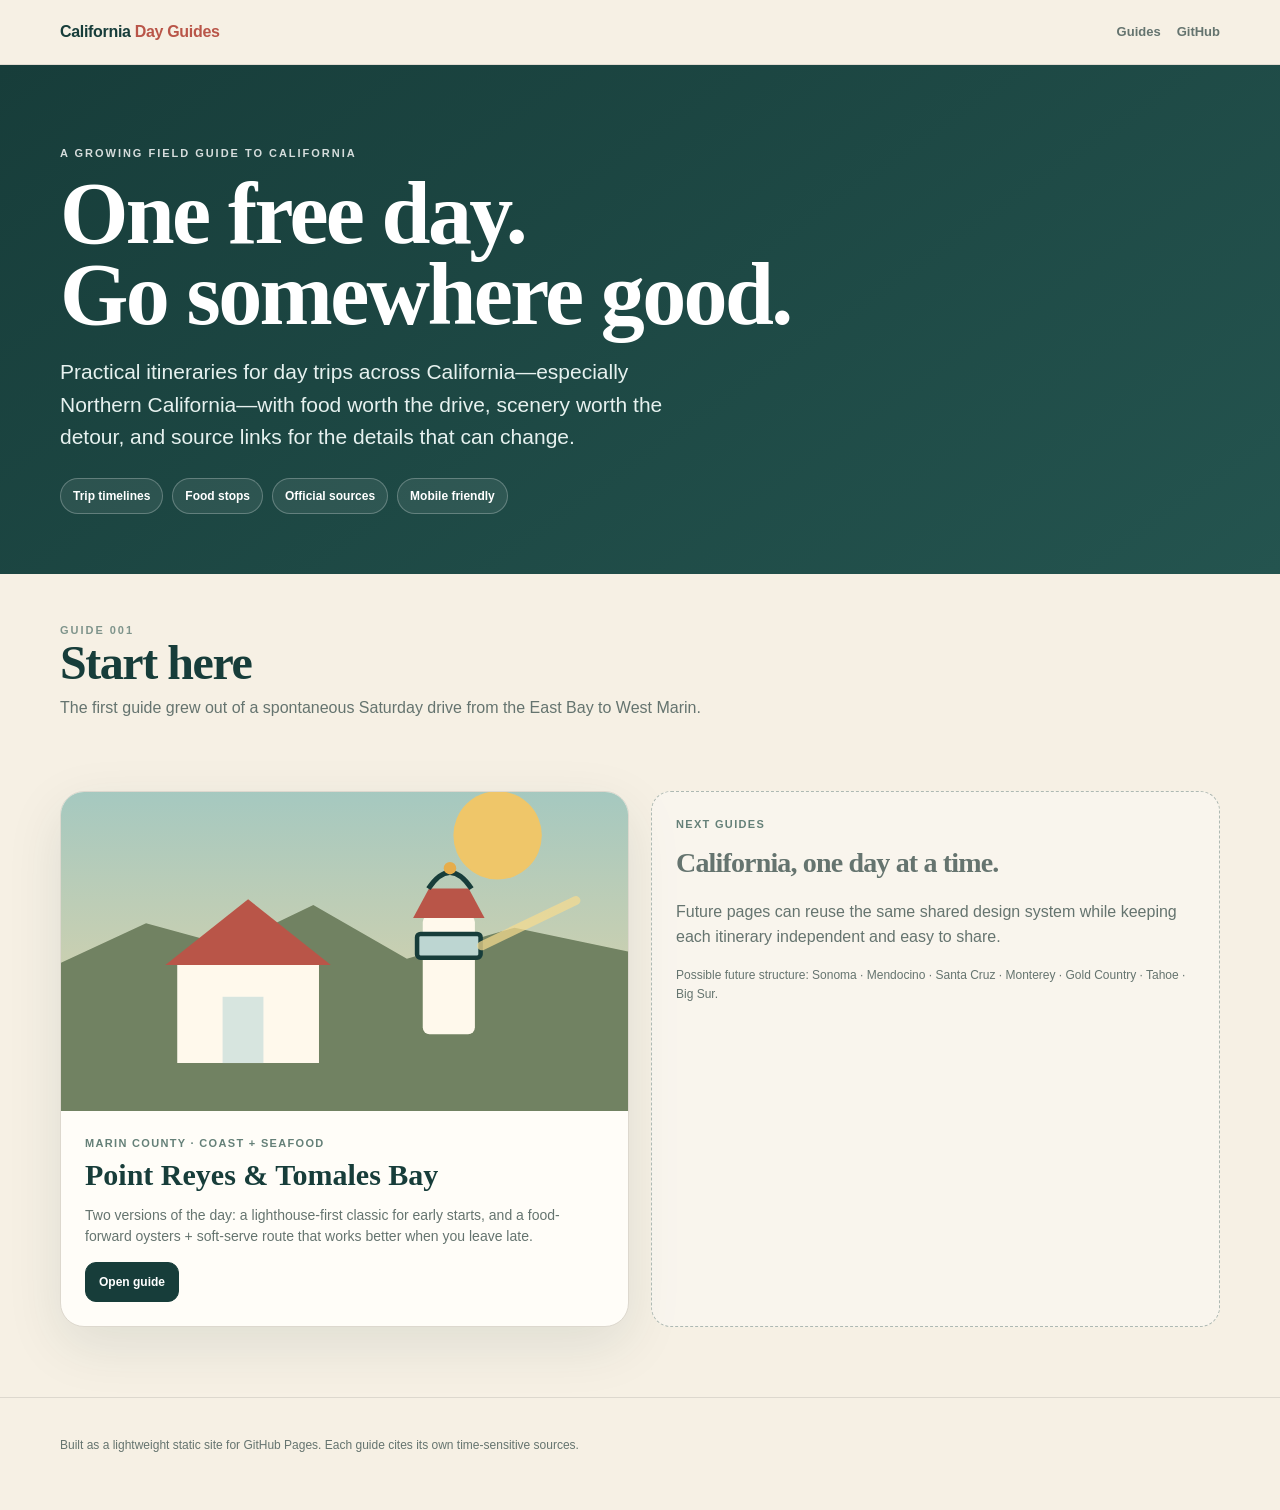
<file: index.html>
<!doctype html>
<html lang="en"><head>
<meta charset="utf-8"><meta name="viewport" content="width=device-width,initial-scale=1">
<meta name="description" content="Practical, shareable California day-trip guides, focused on Northern California.">
<title>California Day Guides</title><link rel="stylesheet" href="assets/styles.css">
</head><body>
<nav class="sitebar"><div class="container inner"><a class="brand" href="./">California <span>Day Guides</span></a><div class="nav"><a href="#guides">Guides</a><a href="https://github.com/waramos/day-guides">GitHub</a></div></div></nav>
<header class="hero"><div class="container home-hero"><div class="kicker">A growing field guide to California</div><h1>One free day.<br>Go somewhere good.</h1><p>Practical itineraries for day trips across California—especially Northern California—with food worth the drive, scenery worth the detour, and source links for the details that can change.</p><div class="chips"><span class="chip">Trip timelines</span><span class="chip">Food stops</span><span class="chip">Official sources</span><span class="chip">Mobile friendly</span></div></div></header>
<main class="container library" id="guides">
  <div class="section" style="padding-top:0"><div class="kicker" style="color:#658078">Guide 001</div><h2>Start here</h2><p class="lead">The first guide grew out of a spontaneous Saturday drive from the East Bay to West Marin.</p></div>
  <div class="card-grid">
    <article class="card guide-card"><img src="assets/point-reyes-hero.svg" alt="Illustrated Point Reyes lighthouse at sunset"><div class="card-body"><div class="meta">Marin County · Coast + seafood</div><h3>Point Reyes & Tomales Bay</h3><p>Two versions of the day: a lighthouse-first classic for early starts, and a food-forward oysters + soft-serve route that works better when you leave late.</p><div class="btns"><a class="btn primary" href="guides/point-reyes/">Open guide</a></div></div></article>
    <div class="coming"><div class="meta">Next guides</div><h3 class="serif" style="font-size:28px;margin:8px 0">California, one day at a time.</h3><p>Future pages can reuse the same shared design system while keeping each itinerary independent and easy to share.</p><p class="small">Possible future structure: Sonoma · Mendocino · Santa Cruz · Monterey · Gold Country · Tahoe · Big Sur.</p></div>
  </div>
</main>
<footer class="footer"><div class="container">Built as a lightweight static site for GitHub Pages. Each guide cites its own time-sensitive sources.</div></footer>
</body></html>
</file>
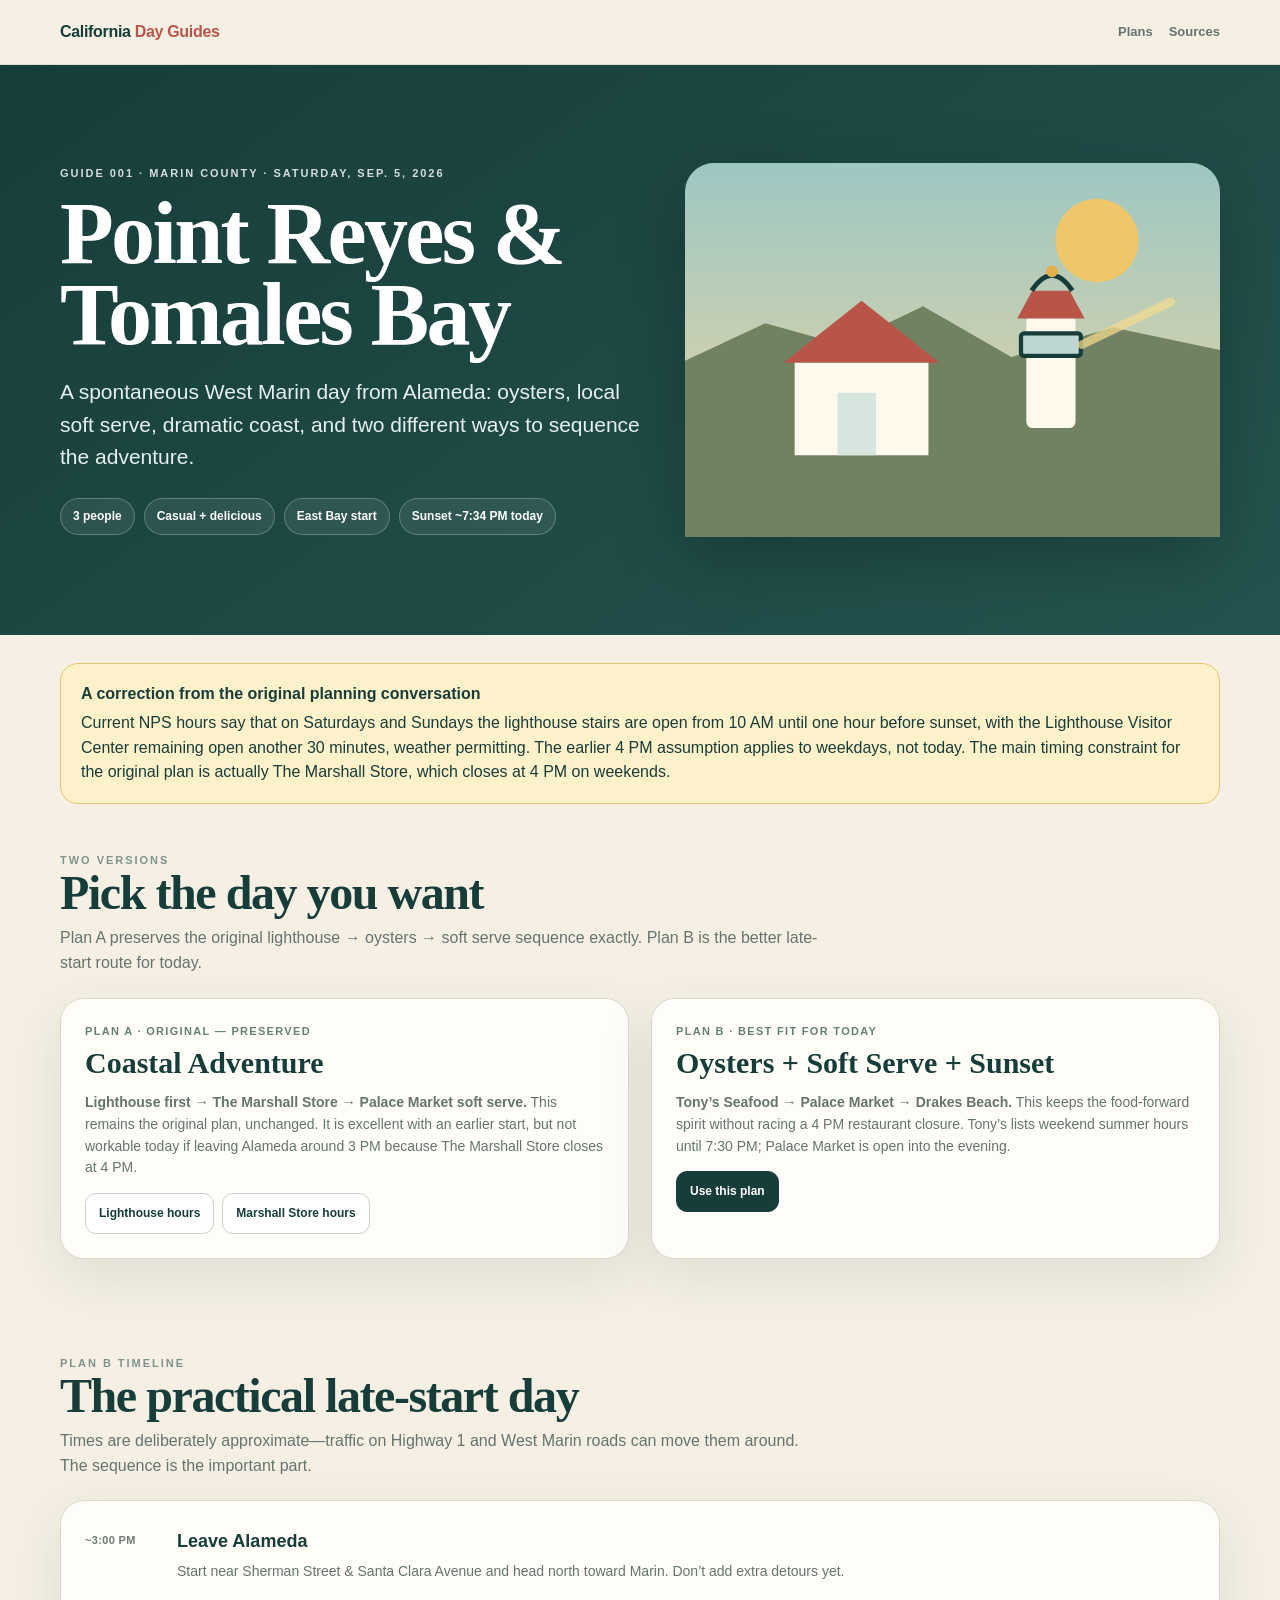
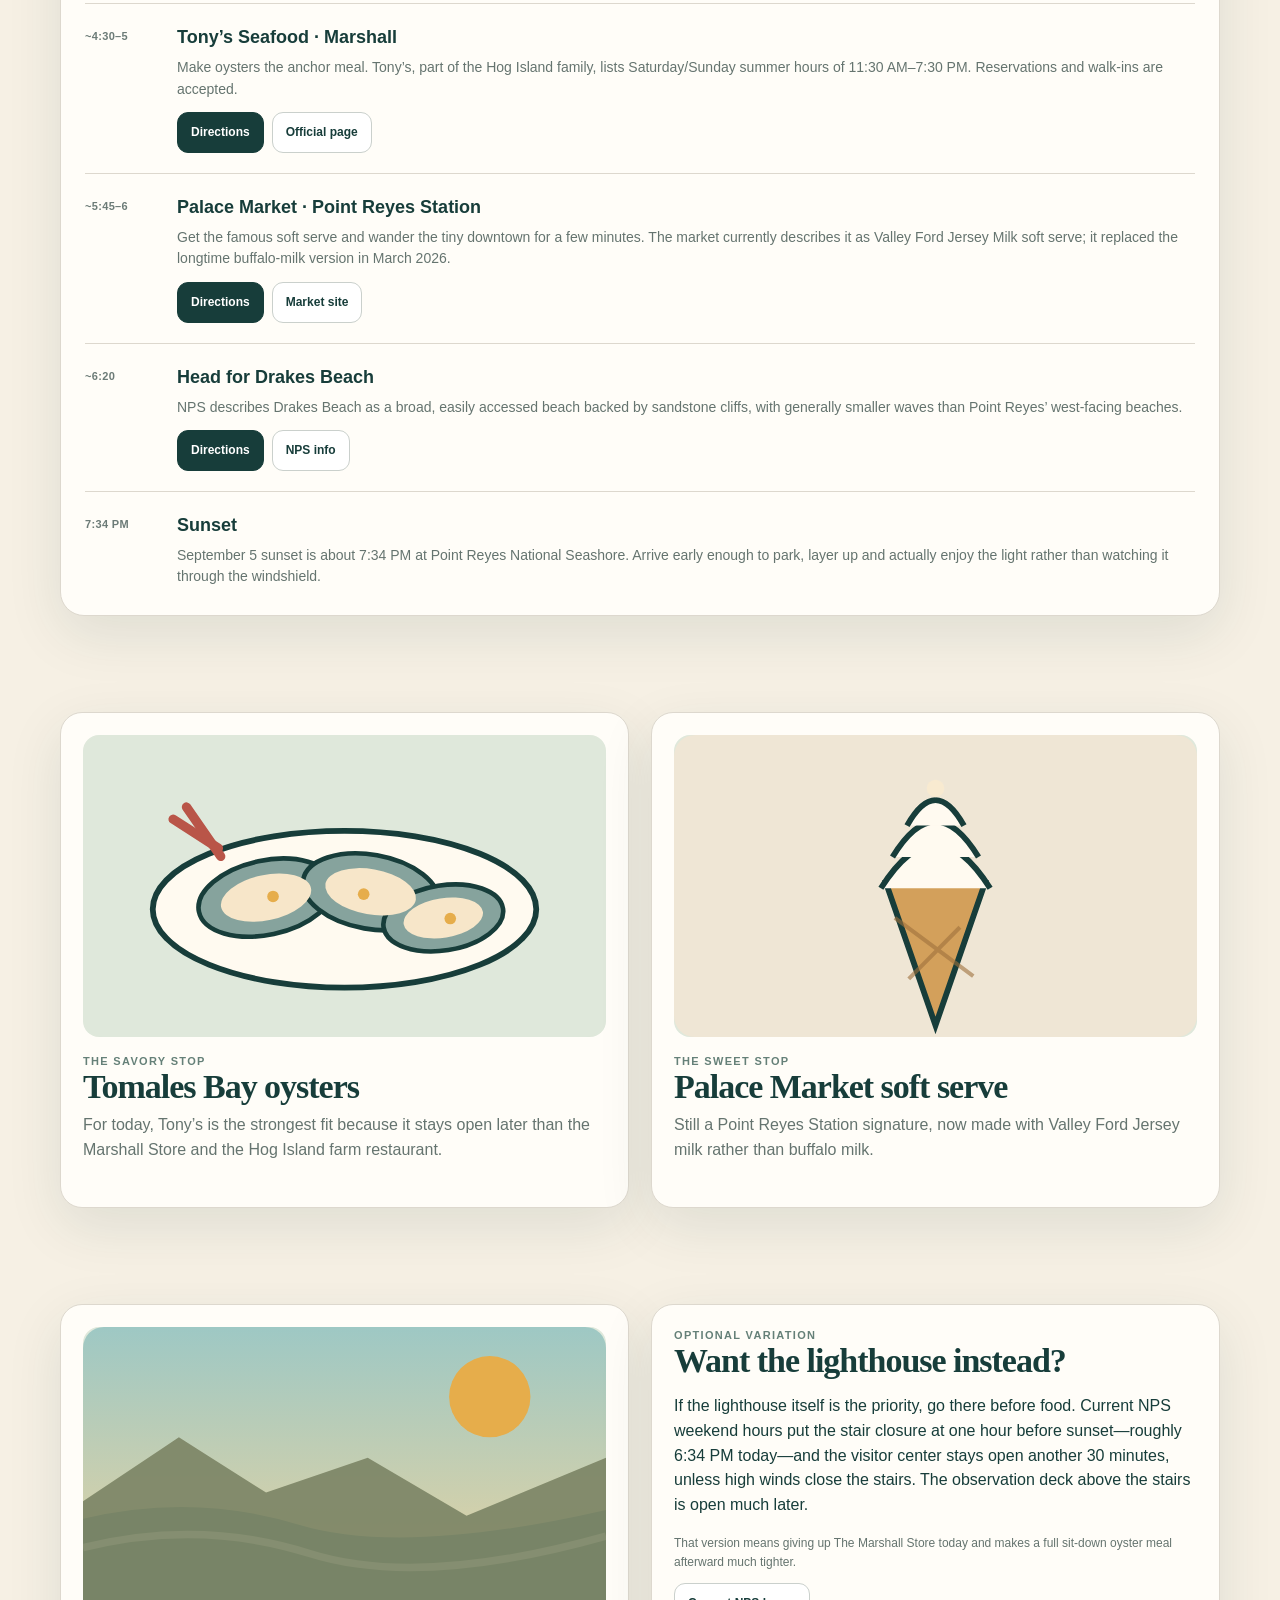
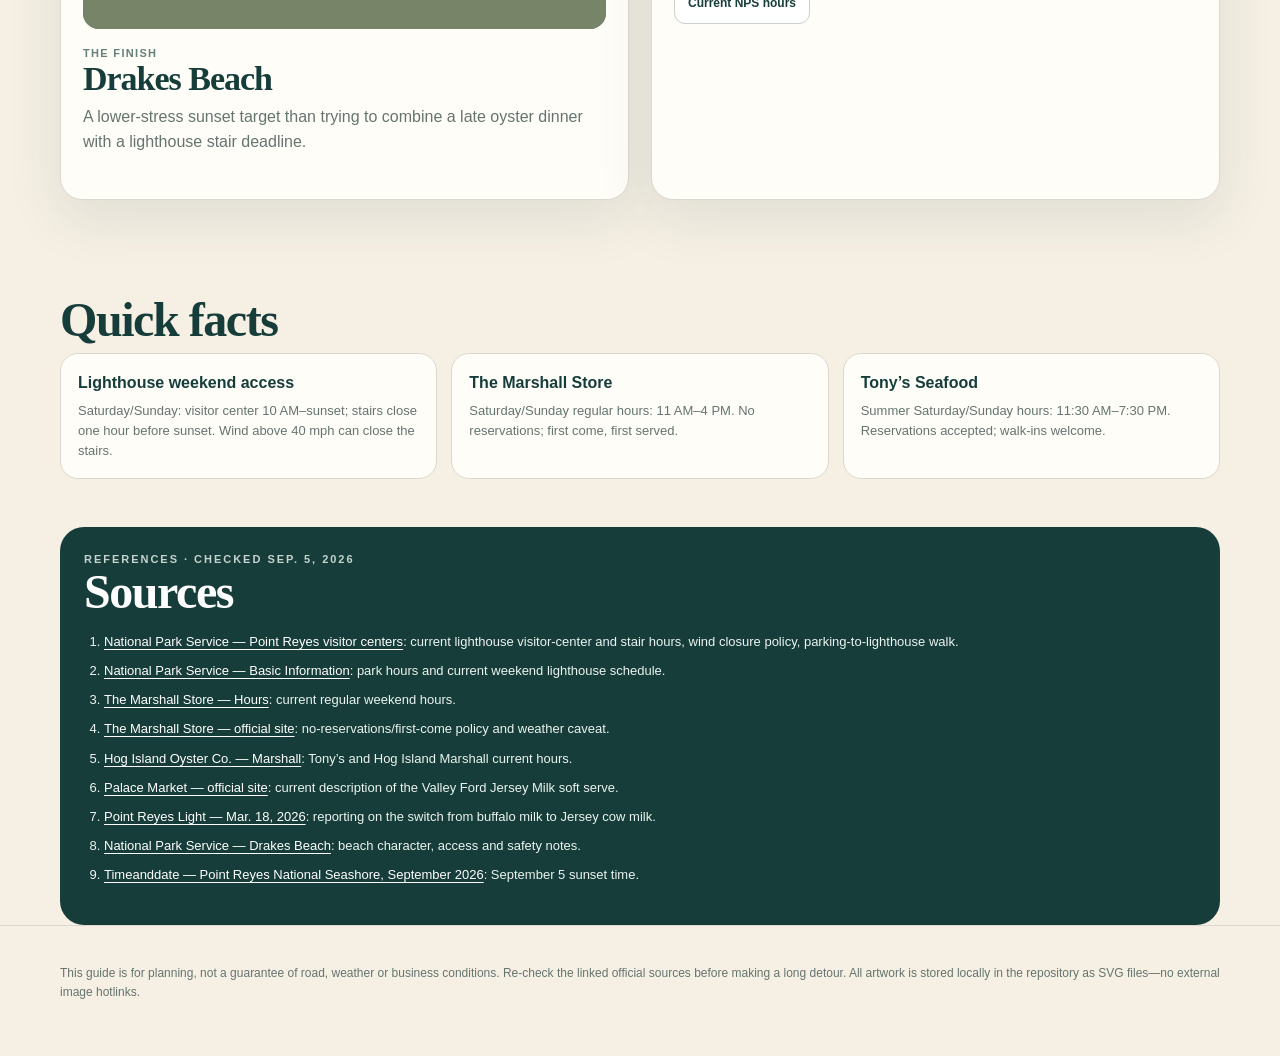
<file: guides/point-reyes/index.html>
<!doctype html>
<html lang="en"><head>
<meta charset="utf-8"><meta name="viewport" content="width=device-width,initial-scale=1">
<meta name="description" content="A practical Point Reyes and Tomales Bay day trip guide from the East Bay, with oysters, soft serve, lighthouse and sunset options.">
<title>Point Reyes & Tomales Bay — California Day Guides</title><link rel="stylesheet" href="../../assets/styles.css">
</head><body>
<nav class="sitebar"><div class="container inner"><a class="brand" href="../../">California <span>Day Guides</span></a><div class="nav"><a href="#plans">Plans</a><a href="#sources">Sources</a></div></div></nav>
<header class="hero"><div class="container hero-grid"><div><div class="kicker">Guide 001 · Marin County · Saturday, Sep. 5, 2026</div><h1>Point Reyes & Tomales Bay</h1><p>A spontaneous West Marin day from Alameda: oysters, local soft serve, dramatic coast, and two different ways to sequence the adventure.</p><div class="chips"><span class="chip">3 people</span><span class="chip">Casual + delicious</span><span class="chip">East Bay start</span><span class="chip">Sunset ~7:34 PM today</span></div></div><img class="hero-art" src="../../assets/point-reyes-hero.svg" alt="Illustrated Point Reyes lighthouse and coastal sunset"></div></header>

<main class="container">
<div class="notice"><strong>A correction from the original planning conversation</strong>Current NPS hours say that on Saturdays and Sundays the lighthouse stairs are open from 10 AM until one hour before sunset, with the Lighthouse Visitor Center remaining open another 30 minutes, weather permitting. The earlier 4 PM assumption applies to weekdays, not today. The main timing constraint for the original plan is actually The Marshall Store, which closes at 4 PM on weekends.</div>

<section class="section" id="plans"><div class="kicker" style="color:#658078">Two versions</div><h2>Pick the day you want</h2><p class="lead">Plan A preserves the original lighthouse → oysters → soft serve sequence exactly. Plan B is the better late-start route for today.</p>
<div class="card-grid">
<article class="card"><div class="card-body"><div class="meta">Plan A · Original — preserved</div><h3>Coastal Adventure</h3><p><b>Lighthouse first → The Marshall Store → Palace Market soft serve.</b> This remains the original plan, unchanged. It is excellent with an earlier start, but not workable today if leaving Alameda around 3 PM because The Marshall Store closes at 4 PM.</p><div class="btns"><a class="btn" target="_blank" rel="noopener" href="https://www.nps.gov/pore/planyourvisit/visitorcenters.htm">Lighthouse hours</a><a class="btn" target="_blank" rel="noopener" href="https://themarshallstore.com/hours">Marshall Store hours</a></div></div></article>
<article class="card"><div class="card-body"><div class="meta">Plan B · Best fit for today</div><h3>Oysters + Soft Serve + Sunset</h3><p><b>Tony’s Seafood → Palace Market → Drakes Beach.</b> This keeps the food-forward spirit without racing a 4 PM restaurant closure. Tony’s lists weekend summer hours until 7:30 PM; Palace Market is open into the evening.</p><div class="btns"><a class="btn primary" href="#today">Use this plan</a></div></div></article>
</div></section>

<section class="section" id="today"><div class="kicker" style="color:#658078">Plan B timeline</div><h2>The practical late-start day</h2><p class="lead">Times are deliberately approximate—traffic on Highway 1 and West Marin roads can move them around. The sequence is the important part.</p>
<div class="timeline">
<div class="stop"><div class="time">~3:00 PM</div><div><h3>Leave Alameda</h3><p>Start near Sherman Street & Santa Clara Avenue and head north toward Marin. Don’t add extra detours yet.</p></div></div>
<div class="stop"><div class="time">~4:30–5</div><div><h3>Tony’s Seafood · Marshall</h3><p>Make oysters the anchor meal. Tony’s, part of the Hog Island family, lists Saturday/Sunday summer hours of 11:30 AM–7:30 PM. Reservations and walk-ins are accepted.</p><div class="btns"><a class="btn primary" target="_blank" rel="noopener" href="https://www.google.com/maps/search/?api=1&query=Tony%27s+Seafood+Marshall+CA">Directions</a><a class="btn" target="_blank" rel="noopener" href="https://hogislandoysters.com/restaurants/tonysseafood/">Official page</a></div></div></div>
<div class="stop"><div class="time">~5:45–6</div><div><h3>Palace Market · Point Reyes Station</h3><p>Get the famous soft serve and wander the tiny downtown for a few minutes. The market currently describes it as Valley Ford Jersey Milk soft serve; it replaced the longtime buffalo-milk version in March 2026.</p><div class="btns"><a class="btn primary" target="_blank" rel="noopener" href="https://www.google.com/maps/search/?api=1&query=Palace+Market+Point+Reyes+Station">Directions</a><a class="btn" target="_blank" rel="noopener" href="https://www.palacemarket.com/">Market site</a></div></div></div>
<div class="stop"><div class="time">~6:20</div><div><h3>Head for Drakes Beach</h3><p>NPS describes Drakes Beach as a broad, easily accessed beach backed by sandstone cliffs, with generally smaller waves than Point Reyes’ west-facing beaches.</p><div class="btns"><a class="btn primary" target="_blank" rel="noopener" href="https://www.google.com/maps/search/?api=1&query=Drakes+Beach+Point+Reyes">Directions</a><a class="btn" target="_blank" rel="noopener" href="https://www.nps.gov/places/point-reyes-drakes-beach.htm">NPS info</a></div></div></div>
<div class="stop"><div class="time">7:34 PM</div><div><h3>Sunset</h3><p>September 5 sunset is about 7:34 PM at Point Reyes National Seashore. Arrive early enough to park, layer up and actually enjoy the light rather than watching it through the windshield.</p></div></div>
</div></section>

<section class="section"><div class="split">
<div class="panel"><img src="../../assets/oysters.svg" alt="Illustrated plate of oysters"><div class="meta">The savory stop</div><h2 style="font-size:34px">Tomales Bay oysters</h2><p class="lead">For today, Tony’s is the strongest fit because it stays open later than the Marshall Store and the Hog Island farm restaurant.</p></div>
<div class="panel"><img src="../../assets/soft-serve.svg" alt="Illustrated soft serve cone"><div class="meta">The sweet stop</div><h2 style="font-size:34px">Palace Market soft serve</h2><p class="lead">Still a Point Reyes Station signature, now made with Valley Ford Jersey milk rather than buffalo milk.</p></div>
</div></section>

<section class="section"><div class="split">
<div class="panel"><img src="../../assets/drakes-beach.svg" alt="Illustrated Drakes Beach sunset"><div class="meta">The finish</div><h2 style="font-size:34px">Drakes Beach</h2><p class="lead">A lower-stress sunset target than trying to combine a late oyster dinner with a lighthouse stair deadline.</p></div>
<div class="panel"><div class="meta">Optional variation</div><h2 style="font-size:34px">Want the lighthouse instead?</h2><p>If the lighthouse itself is the priority, go there before food. Current NPS weekend hours put the stair closure at one hour before sunset—roughly 6:34 PM today—and the visitor center stays open another 30 minutes, unless high winds close the stairs. The observation deck above the stairs is open much later.</p><p class="small">That version means giving up The Marshall Store today and makes a full sit-down oyster meal afterward much tighter.</p><div class="btns"><a class="btn" target="_blank" rel="noopener" href="https://www.nps.gov/pore/planyourvisit/visitorcenters.htm">Current NPS hours</a></div></div>
</div></section>

<section class="section"><h2>Quick facts</h2><div class="facts">
<div class="fact"><b>Lighthouse weekend access</b><p>Saturday/Sunday: visitor center 10 AM–sunset; stairs close one hour before sunset. Wind above 40 mph can close the stairs.</p></div>
<div class="fact"><b>The Marshall Store</b><p>Saturday/Sunday regular hours: 11 AM–4 PM. No reservations; first come, first served.</p></div>
<div class="fact"><b>Tony’s Seafood</b><p>Summer Saturday/Sunday hours: 11:30 AM–7:30 PM. Reservations accepted; walk-ins welcome.</p></div>
</div></section>

<section class="section source-list" id="sources"><div class="kicker">References · checked Sep. 5, 2026</div><h2>Sources</h2><ol>
<li><a target="_blank" rel="noopener" href="https://www.nps.gov/pore/planyourvisit/visitorcenters.htm">National Park Service — Point Reyes visitor centers</a>: current lighthouse visitor-center and stair hours, wind closure policy, parking-to-lighthouse walk.</li>
<li><a target="_blank" rel="noopener" href="https://www.nps.gov/pore/planyourvisit/basicinfo.htm">National Park Service — Basic Information</a>: park hours and current weekend lighthouse schedule.</li>
<li><a target="_blank" rel="noopener" href="https://themarshallstore.com/hours">The Marshall Store — Hours</a>: current regular weekend hours.</li>
<li><a target="_blank" rel="noopener" href="https://themarshallstore.com/">The Marshall Store — official site</a>: no-reservations/first-come policy and weather caveat.</li>
<li><a target="_blank" rel="noopener" href="https://hogislandoysters.com/restaurants/marshall/">Hog Island Oyster Co. — Marshall</a>: Tony’s and Hog Island Marshall current hours.</li>
<li><a target="_blank" rel="noopener" href="https://www.palacemarket.com/">Palace Market — official site</a>: current description of the Valley Ford Jersey Milk soft serve.</li>
<li><a target="_blank" rel="noopener" href="https://www.ptreyeslight.com/news/bye-bye-buffalo-hello-jersey-soft-serve/">Point Reyes Light — Mar. 18, 2026</a>: reporting on the switch from buffalo milk to Jersey cow milk.</li>
<li><a target="_blank" rel="noopener" href="https://www.nps.gov/places/point-reyes-drakes-beach.htm">National Park Service — Drakes Beach</a>: beach character, access and safety notes.</li>
<li><a target="_blank" rel="noopener" href="https://www.timeanddate.com/sun/@5384015?month=9&year=2026">Timeanddate — Point Reyes National Seashore, September 2026</a>: September 5 sunset time.</li>
</ol></section>
</main>
<footer class="footer"><div class="container">This guide is for planning, not a guarantee of road, weather or business conditions. Re-check the linked official sources before making a long detour. All artwork is stored locally in the repository as SVG files—no external image hotlinks.</div></footer>
</body></html>
</file>
<file: assets/styles.css>
:root{
  --forest:#173d3a; --forest-2:#24544f; --cream:#f6f0e4; --paper:#fffdf8;
  --sage:#dfe8db; --sea:#a9cfca; --sand:#e6c98e; --sun:#e6ad4b;
  --coral:#b95548; --muted:#65746f; --line:#ddd8ce; --white:#fff;
  --shadow:0 18px 55px rgba(23,61,58,.10);
}
*{box-sizing:border-box}
html{scroll-behavior:smooth}
body{margin:0;background:var(--cream);color:var(--forest);font-family:-apple-system,BlinkMacSystemFont,"Segoe UI",Roboto,Helvetica,Arial,sans-serif;line-height:1.55}
img{max-width:100%;display:block}
a{color:inherit}
.container{width:min(1160px,calc(100% - 36px));margin:auto}
.sitebar{position:sticky;top:0;z-index:20;background:rgba(246,240,228,.92);backdrop-filter:blur(14px);border-bottom:1px solid rgba(221,216,206,.85)}
.sitebar .inner{height:64px;display:flex;align-items:center;justify-content:space-between;gap:20px}
.brand{font-weight:900;letter-spacing:-.02em;text-decoration:none}.brand span{color:var(--coral)}
.nav{display:flex;gap:16px;font-size:13px;font-weight:750}.nav a{text-decoration:none;color:var(--muted)}.nav a:hover{color:var(--forest)}
.hero{background:linear-gradient(145deg,var(--forest),var(--forest-2));color:#fff;overflow:hidden}
.hero-grid{min-height:570px;display:grid;grid-template-columns:1.05fr .95fr;align-items:center;gap:34px;padding:54px 0}
.kicker{text-transform:uppercase;font-size:11px;letter-spacing:.18em;font-weight:900;opacity:.82}
h1,h2,.serif{font-family:Georgia,"Times New Roman",serif;letter-spacing:-.03em}
h1{font-size:clamp(50px,7.5vw,88px);line-height:.92;margin:12px 0 20px}
.hero p{font-size:clamp(17px,2vw,21px);color:#e6f1ef;max-width:680px;margin:0 0 24px}
.hero-art{width:100%;filter:drop-shadow(0 24px 34px rgba(0,0,0,.22))}
.chips{display:flex;gap:9px;flex-wrap:wrap}.chip{border:1px solid rgba(255,255,255,.25);border-radius:999px;padding:8px 12px;background:rgba(255,255,255,.08);font-size:12px;font-weight:800}
.section{padding:48px 0}.section h2{font-size:clamp(34px,5vw,48px);margin:0 0 9px;line-height:1}.lead{color:var(--muted);max-width:760px;margin:0 0 22px}
.notice{background:#fff1c9;border:1px solid #e4c56f;padding:18px 20px;border-radius:18px;margin:28px 0 0}.notice strong{display:block;margin-bottom:4px}
.card-grid{display:grid;grid-template-columns:repeat(2,minmax(0,1fr));gap:22px}
.card{background:var(--paper);border:1px solid var(--line);border-radius:24px;overflow:hidden;box-shadow:var(--shadow)}
.card-body{padding:24px}.card h3{font-family:Georgia,"Times New Roman",serif;font-size:30px;margin:7px 0 8px;line-height:1.05}
.meta{font-size:11px;letter-spacing:.12em;text-transform:uppercase;font-weight:900;color:#658078}
.card p{color:var(--muted);font-size:14px}
.guide-card img{aspect-ratio:16/9;object-fit:cover;background:var(--sage)}
.btn{display:inline-flex;align-items:center;justify-content:center;text-decoration:none;border-radius:11px;padding:10px 13px;font-size:12px;font-weight:850;border:1px solid #cad0cc;background:#fff}
.btn.primary{background:var(--forest);border-color:var(--forest);color:#fff}
.btns{display:flex;gap:8px;flex-wrap:wrap;margin-top:12px}
.timeline{background:var(--paper);border:1px solid var(--line);border-radius:24px;box-shadow:var(--shadow);padding:7px 24px}
.stop{display:grid;grid-template-columns:76px 1fr;gap:16px;padding:20px 0;border-bottom:1px solid var(--line)}.stop:last-child{border-bottom:0}
.time{font-size:11px;font-weight:900;color:#6c7b77;padding-top:4px;letter-spacing:.03em}.stop h3{margin:0 0 5px;font-size:18px}.stop p{margin:0;color:var(--muted);font-size:14px}
.split{display:grid;grid-template-columns:1fr 1fr;gap:22px}.panel{background:var(--paper);border:1px solid var(--line);border-radius:22px;padding:22px;box-shadow:var(--shadow)}
.panel img{border-radius:16px;margin-bottom:16px;background:var(--sage)}
.facts{display:grid;grid-template-columns:repeat(3,1fr);gap:14px}.fact{background:var(--paper);border:1px solid var(--line);border-radius:18px;padding:17px}.fact b{display:block;margin-bottom:5px}.fact p{margin:0;font-size:13px;color:var(--muted)}
.source-list{background:var(--forest);color:#eaf4f1;border-radius:24px;padding:24px}.source-list h2{color:#fff}.source-list ol{padding-left:20px}.source-list li{margin:9px 0;font-size:13px}.source-list a{color:#fff;text-underline-offset:3px}
.small{font-size:12px;color:var(--muted)}
.footer{padding:38px 0 55px;border-top:1px solid var(--line);color:var(--muted);font-size:12px}
.home-hero{padding:80px 0 60px}.home-hero h1{color:#fff}.home-hero p{max-width:650px}
.library{padding:48px 0 70px}.coming{border:1px dashed #aeb9b3;border-radius:20px;padding:24px;color:var(--muted);background:rgba(255,255,255,.35)}
@media(max-width:850px){.hero-grid,.split,.card-grid{grid-template-columns:1fr}.hero-grid{min-height:auto;padding:48px 0}.hero-art{max-width:520px;margin:auto}.facts{grid-template-columns:1fr}.nav{display:none}}
@media(max-width:560px){.container{width:min(100% - 28px,1160px)}h1{font-size:48px}.stop{grid-template-columns:58px 1fr}.card,.timeline,.panel,.source-list{border-radius:18px}}
</file>
